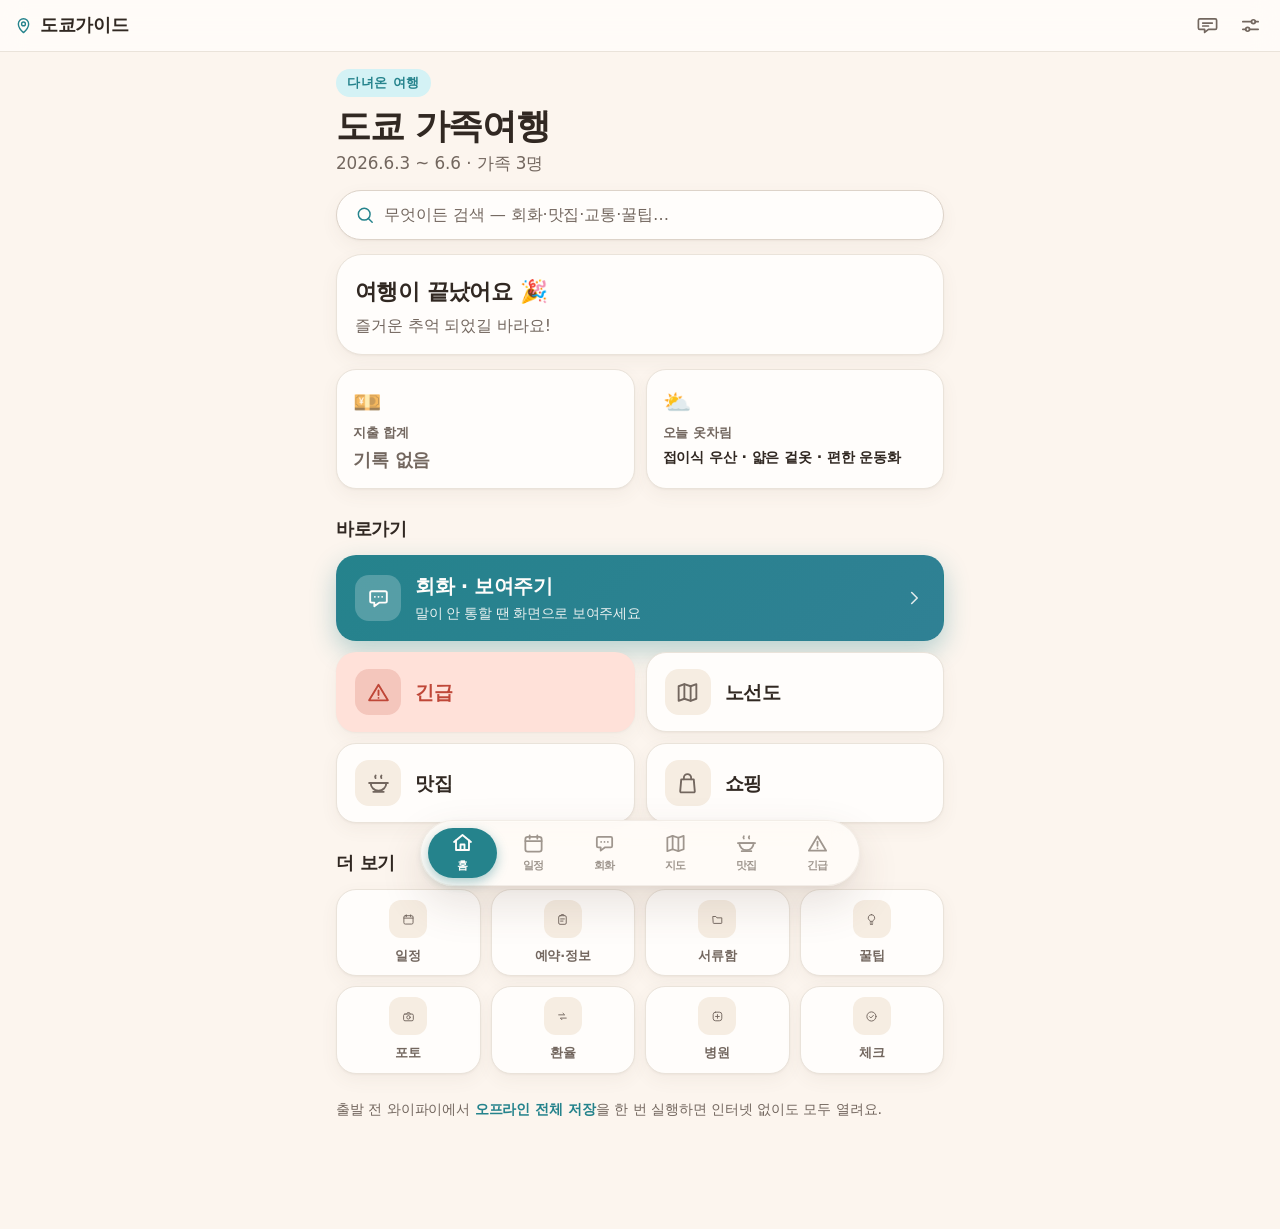
<file: index.html>
<!DOCTYPE html>
<html lang="ko" data-theme="light">
<head>
  <meta charset="utf-8">
  <meta name="viewport" content="width=device-width, initial-scale=1, viewport-fit=cover, maximum-scale=5">
  <title>도쿄 가족여행 가이드</title>
  <meta name="description" content="2026 도쿄 가족여행 오프라인 가이드 — 일정·회화·교통·맛집·긴급">
  <meta name="robots" content="noindex, nofollow">
  <meta name="theme-color" content="#2C7C87">
  <link rel="manifest" href="manifest.webmanifest">
  <link rel="icon" href="favicon-32.png" sizes="32x32">
  <link rel="apple-touch-icon" href="assets/icons/apple-touch-icon-180-v3.png">
  <link rel="apple-touch-startup-image" media="(device-width: 390px) and (device-height: 844px) and (-webkit-device-pixel-ratio: 3) and (orientation: portrait)" href="assets/icons/splash/splash-1170x2532.png">
  <link rel="apple-touch-startup-image" media="(device-width: 393px) and (device-height: 852px) and (-webkit-device-pixel-ratio: 3) and (orientation: portrait)" href="assets/icons/splash/splash-1179x2556.png">
  <link rel="apple-touch-startup-image" media="(device-width: 430px) and (device-height: 932px) and (-webkit-device-pixel-ratio: 3) and (orientation: portrait)" href="assets/icons/splash/splash-1290x2796.png">
  <link rel="apple-touch-startup-image" media="(device-width: 402px) and (device-height: 874px) and (-webkit-device-pixel-ratio: 3) and (orientation: portrait)" href="assets/icons/splash/splash-1206x2622.png">
  <link rel="apple-touch-startup-image" media="(device-width: 440px) and (device-height: 956px) and (-webkit-device-pixel-ratio: 3) and (orientation: portrait)" href="assets/icons/splash/splash-1320x2868.png">
  <link rel="apple-touch-startup-image" media="(device-width: 414px) and (device-height: 896px) and (-webkit-device-pixel-ratio: 3) and (orientation: portrait)" href="assets/icons/splash/splash-1242x2688.png">
  <link rel="apple-touch-startup-image" media="(device-width: 375px) and (device-height: 812px) and (-webkit-device-pixel-ratio: 3) and (orientation: portrait)" href="assets/icons/splash/splash-1125x2436.png">
  <link rel="apple-touch-startup-image" media="(device-width: 360px) and (device-height: 780px) and (-webkit-device-pixel-ratio: 3) and (orientation: portrait)" href="assets/icons/splash/splash-1080x2340.png">
  <link rel="apple-touch-startup-image" media="(device-width: 414px) and (device-height: 896px) and (-webkit-device-pixel-ratio: 2) and (orientation: portrait)" href="assets/icons/splash/splash-828x1792.png">
  <link rel="apple-touch-startup-image" media="(device-width: 375px) and (device-height: 667px) and (-webkit-device-pixel-ratio: 2) and (orientation: portrait)" href="assets/icons/splash/splash-750x1334.png">
  <meta name="apple-mobile-web-app-capable" content="yes">
  <meta name="apple-mobile-web-app-status-bar-style" content="default">
  <meta name="apple-mobile-web-app-title" content="도쿄가이드">
  <meta name="mobile-web-app-capable" content="yes">
  <link rel="stylesheet" href="css/reset.css">
  <link rel="stylesheet" href="css/app.css">
</head>
<body>
  <header class="appbar">
    <button id="ab-back" class="ab-back" data-action="nav-back" aria-label="뒤로 가기" hidden><svg viewBox="0 0 24 24" fill="none" stroke="currentColor" stroke-width="1.9" stroke-linecap="round" stroke-linejoin="round"><path d="M14.5 6 8.5 12l6 6"/></svg></button>
    <a href="#/" class="ab-home"><svg class="ab-logo" viewBox="0 0 24 24" width="19" height="19" fill="none" stroke="currentColor" stroke-width="1.75" stroke-linecap="round" stroke-linejoin="round"><path d="M12 21s6.5-5.8 6.5-11A6.5 6.5 0 0 0 5.5 10c0 5.2 6.5 11 6.5 11z"/><circle cx="12" cy="10" r="2.4"/></svg>도쿄가이드</a>
    <span id="net-dot" class="net-dot" hidden>오프라인 · 저장된 정보</span>
    <a href="#/chat" class="ab-chat" aria-label="가족 대화"><svg viewBox="0 0 24 24" fill="none" stroke="currentColor" stroke-width="1.75" stroke-linecap="round" stroke-linejoin="round"><path d="M4 5h16a1.5 1.5 0 0 1 1.5 1.5v8A1.5 1.5 0 0 1 20 16h-7l-4 3.2V16H4a1.5 1.5 0 0 1-1.5-1.5v-8A1.5 1.5 0 0 1 4 5z"/><path d="M7 9.5h10M7 12.5h6"/></svg><span id="ab-chat-badge" class="ab-chat-badge" hidden></span></a>
    <a href="#/settings" class="ab-set" aria-label="설정"><svg viewBox="0 0 24 24" fill="none" stroke="currentColor" stroke-width="1.75" stroke-linecap="round" stroke-linejoin="round"><path d="M4 8h9M17 8h3"/><path d="M4 16h3M11 16h9"/><circle cx="15" cy="8" r="2"/><circle cx="9" cy="16" r="2"/></svg></a>
  </header>

  <main id="app" class="app"><div class="skel" aria-hidden="true">
    <div class="skel-line w40" style="height:30px;margin:6px 0 18px"></div>
    <div class="skel-block"><div class="skel-line w60"></div><div class="skel-line w80"></div><div class="skel-line w40"></div></div>
    <div class="skel-grid"><div class="skel-tile"></div><div class="skel-tile"></div><div class="skel-tile"></div><div class="skel-tile"></div></div>
  </div></main>

  <nav class="tabbar" aria-label="메인 메뉴">
    <a href="#/" data-tab="home"><svg viewBox="0 0 24 24" fill="none" stroke="currentColor" stroke-linecap="round" stroke-linejoin="round"><path d="M3.5 11.5 12 4.5l8.5 7"/><path d="M5.5 10v9.5h13V10"/><path d="M10 19.5V14h4v5.5"/></svg>홈</a>
    <a href="#/day/d1" data-tab="day"><svg viewBox="0 0 24 24" fill="none" stroke="currentColor" stroke-linecap="round" stroke-linejoin="round"><rect x="3.5" y="5" width="17" height="15.5" rx="2.5"/><path d="M3.5 9.5h17"/><path d="M8 3.5v3.5M16 3.5v3.5"/></svg>일정</a>
    <a href="#/talk" data-tab="talk"><svg viewBox="0 0 24 24" fill="none" stroke="currentColor" stroke-linecap="round" stroke-linejoin="round"><path d="M20 6.5A1.5 1.5 0 0 0 18.5 5h-13A1.5 1.5 0 0 0 4 6.5v8A1.5 1.5 0 0 0 5.5 16H8v3.4L12.6 16h5.9A1.5 1.5 0 0 0 20 14.5z"/><path d="M8.5 10.4h.01M12 10.4h.01M15.5 10.4h.01"/></svg>회화</a>
    <a href="#/subway" data-tab="subway"><svg viewBox="0 0 24 24" fill="none" stroke="currentColor" stroke-linecap="round" stroke-linejoin="round"><path d="M9 4 3.5 6v14L9 18l6 2 5.5-2V4L15 6 9 4z"/><path d="M9 4v14M15 6v14"/></svg>지도</a>
    <a href="#/food" data-tab="food"><svg viewBox="0 0 24 24" fill="none" stroke="currentColor" stroke-linecap="round" stroke-linejoin="round"><path d="M3 11.5h18"/><path d="M19.5 11.5a7.5 7.5 0 0 1-15 0z"/><path d="M7 20h10"/><path d="M9.2 4.4c-.6.8-.6 1.6 0 2.4M14.8 4.4c-.6.8-.6 1.6 0 2.4"/></svg>맛집</a>
    <a href="#/sos" data-tab="sos" class="t-sos"><svg viewBox="0 0 24 24" fill="none" stroke="currentColor" stroke-linecap="round" stroke-linejoin="round"><path d="M12 4.5 21 19.5H3z"/><path d="M12 10v4.4"/><path d="M12 17.2h.01"/></svg>긴급</a>
  </nav>

  <script>
    // offline indicator
    (function () {
      function upd() { var d = document.getElementById('net-dot'); if (d) d.hidden = navigator.onLine; }
      window.addEventListener('online', upd); window.addEventListener('offline', upd);
      document.addEventListener('DOMContentLoaded', upd);
    })();
  </script>
  <script src="js/util.js"></script>
  <script src="js/icons.js"></script>
  <script src="js/idb.js"></script>
  <script src="js/data.js"></script>
  <script src="js/weather.js"></script>
  <script src="js/fx.js"></script>
  <script src="js/screens.js"></script>
  <script src="js/panzoom.js"></script>
  <script src="js/router.js"></script>
  <script src="assets/vendor/firebase-app-compat.js"></script>
  <script src="assets/vendor/firebase-database-compat.js"></script>
  <script src="js/firebase-config.js"></script>
  <script src="js/sync.js"></script>
  <script src="js/app.js"></script>
</body>
</html>
</file>
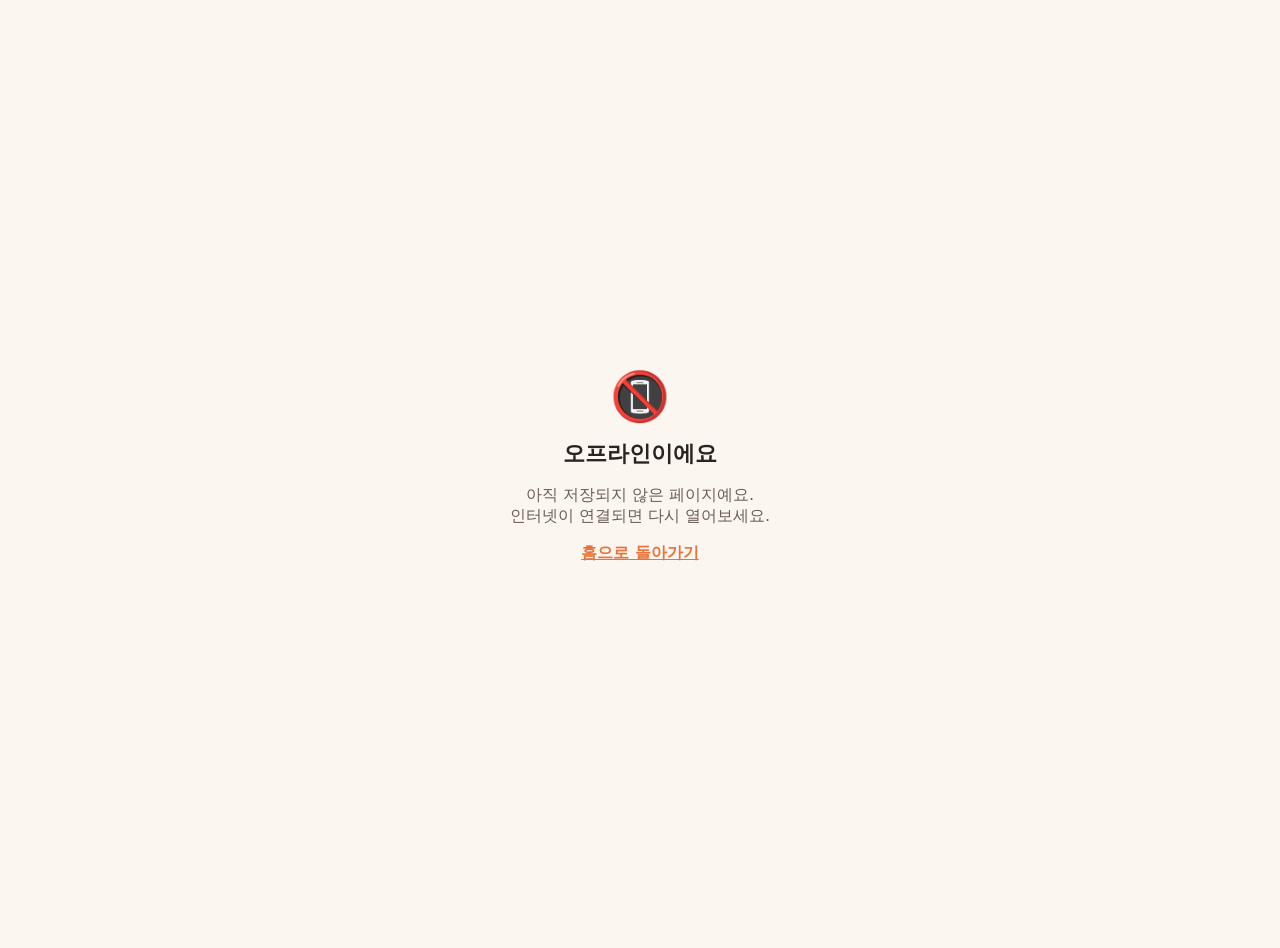
<file: offline.html>
<!DOCTYPE html>
<html lang="ko">
<head>
  <meta charset="utf-8">
  <meta name="viewport" content="width=device-width, initial-scale=1">
  <title>오프라인</title>
  <style>
    body { font-family: -apple-system, "Apple SD Gothic Neo", "Noto Sans KR", system-ui, sans-serif;
      background: #FBF6EF; color: #2A2320; display: grid; place-items: center; height: 100vh; margin: 0; text-align: center; padding: 24px; }
    h1 { font-size: 22px; } p { color: #6B5E55; } a { color: #E8743B; font-weight: 700; }
  </style>
</head>
<body>
  <div>
    <div style="font-size:48px">📵</div>
    <h1>오프라인이에요</h1>
    <p>아직 저장되지 않은 페이지예요.<br>인터넷이 연결되면 다시 열어보세요.</p>
    <p><a href="./">홈으로 돌아가기</a></p>
  </div>
</body>
</html>
</file>
<file: css/app.css>
/* ===== tokens ===== */
/* 색 시스템 — OKLCH로 구성.
   · 중립(배경/표면/텍스트/라인): 따뜻한 단일 색상축(hue ~58–73), 극저채도로 통일.
   · 의미색(primary/ok/danger/warn/info): 채도 0.09–0.16대를 공유하고 명도를 맞춘 뒤
     색상환에서 hue만 분산 → 한 가족처럼 어울림.
   · soft/bg 틴트: 라이트=고명도·저채도, 다크=저명도·저채도로 대칭. */
:root {
  --bg: oklch(0.974 0.012 73); --surface: oklch(0.995 0.004 73); --surface-2: oklch(0.949 0.017 71);
  --text: oklch(0.285 0.018 54); --text-soft: oklch(0.522 0.020 57); --text-dim: oklch(0.678 0.016 61);
  --primary: oklch(0.560 0.085 205); --primary-ink: oklch(0.995 0.004 73); --primary-soft: oklch(0.940 0.032 205);
  --ok: oklch(0.598 0.108 152); --ok-soft: oklch(0.945 0.034 152);
  --danger: oklch(0.560 0.158 30); --danger-bg: oklch(0.935 0.040 32);
  --warn: oklch(0.638 0.102 75); --warn-bg: oklch(0.940 0.050 80);
  --info: oklch(0.570 0.088 248);
  --krw: oklch(0.560 0.056 52);            /* ₩ 보조 금액 — accent와 분리된 차분한 클레이톤 */
  --line: oklch(0.918 0.014 70); --line-strong: oklch(0.872 0.018 68);
  --shadow: 0 1px 2px oklch(0.45 0.03 55 / .05), 0 6px 18px oklch(0.45 0.03 55 / .06);
  --shadow-f: 0 14px 34px oklch(0.40 0.04 50 / .16);
  --shadow-pop: 0 2px 6px oklch(0.45 0.03 55 / .06), 0 18px 44px oklch(0.40 0.04 50 / .14);
  --r-lg: 26px; --r: 20px; --r-sm: 14px; --r-xs: 10px;
  --ease: cubic-bezier(.32, .72, 0, 1);
  --font-scale: 1;
}
:root[data-theme="dark"] {
  --bg: oklch(0.188 0.009 62); --surface: oklch(0.234 0.010 60); --surface-2: oklch(0.282 0.011 58);
  --text: oklch(0.930 0.013 73); --text-soft: oklch(0.712 0.015 64); --text-dim: oklch(0.552 0.013 61);
  --primary: oklch(0.720 0.082 204); --primary-ink: oklch(0.205 0.010 60); --primary-soft: oklch(0.330 0.045 205);
  --ok: oklch(0.715 0.100 154); --ok-soft: oklch(0.312 0.040 152);
  --danger: oklch(0.668 0.150 32); --danger-bg: oklch(0.320 0.055 30);
  --warn: oklch(0.748 0.108 78); --warn-bg: oklch(0.322 0.046 78);
  --info: oklch(0.700 0.085 250);
  --krw: oklch(0.735 0.054 54);
  --line: oklch(0.322 0.011 58); --line-strong: oklch(0.392 0.013 56);
  --shadow: 0 1px 2px oklch(0 0 0 / .26), 0 8px 22px oklch(0 0 0 / .34);
  --shadow-f: 0 16px 38px oklch(0 0 0 / .5);
  --shadow-pop: 0 2px 8px oklch(0 0 0 / .3), 0 20px 48px oklch(0 0 0 / .5);
}

html { font-size: calc(17.5px * var(--font-scale)); -webkit-text-size-adjust: 100%; }
[hidden] { display: none !important; }
body {
  font-family: -apple-system, "Apple SD Gothic Neo", "Noto Sans KR", "Hiragino Sans", "Yu Gothic", system-ui, sans-serif;
  background: var(--bg); color: var(--text);
  min-height: 100vh;
  line-height: 1.5;
  letter-spacing: -0.005em;
  -webkit-font-smoothing: antialiased; text-rendering: optimizeLegibility;
  overflow-wrap: break-word;   /* long JP names / numbers break instead of overflowing */
}
/* let flex text children shrink + wrap instead of forcing horizontal overflow */
.st-l, .mi-body, .wish-b, .med-row-b, .tip-b, .tc-body, .prow-main,
.stop-body, .resto-body, .pc-b, .hc-b, .fl-main, .exp-row > span:first-child { min-width: 0; }
.yen .krw, .muted, .small { font-variant-numeric: tabular-nums; }

/* ===== layout ===== */
.appbar {
  position: sticky; top: 0; z-index: 30;
  display: flex; align-items: center; gap: 8px;
  height: 52px; padding: 0 12px 0 14px;
  padding-top: env(safe-area-inset-top);
  height: calc(52px + env(safe-area-inset-top));
  background: color-mix(in srgb, var(--surface) 82%, transparent);
  -webkit-backdrop-filter: saturate(1.4) blur(12px); backdrop-filter: saturate(1.4) blur(12px);
  border-bottom: 1px solid var(--line);
}
.ab-home { font-weight: 700; font-size: 1.02rem; letter-spacing: -0.02em; margin-right: auto; display: inline-flex; align-items: center; gap: 7px; }
.ab-home .ab-logo { color: var(--primary); }
.ab-back { color: var(--text); padding: 2px 6px; margin-left: -4px;
  min-width: 40px; min-height: 40px; display: inline-flex; align-items: center; justify-content: center; }
.ab-back svg { width: 26px; height: 26px; }
.ab-back:active { opacity: .5; }
.ab-set { padding: 6px; color: var(--text-soft); display: inline-flex; }
.ab-set svg { width: 23px; height: 23px; }
.net-dot { font-size: .72rem; font-weight: 600; color: var(--warn); background: var(--warn-bg); padding: 3px 9px; border-radius: 999px; }
.ab-chat { position: relative; padding: 6px; color: var(--text-soft); display: inline-flex; }
.ab-chat svg { width: 23px; height: 23px; }
.ab-chat-badge { position: absolute; top: 1px; right: 1px; min-width: 16px; height: 16px; padding: 0 4px; box-sizing: border-box;
  align-items: center; justify-content: center; font-size: .62rem; font-weight: 800; line-height: 1;
  color: #fff; background: var(--danger); border-radius: 999px; box-shadow: 0 0 0 2px color-mix(in srgb, var(--surface) 82%, transparent); }
.ab-chat-badge:not([hidden]) { display: inline-flex; }

.app { padding: 16px 16px calc(108px + env(safe-area-inset-bottom)); max-width: 640px; margin: 0 auto; }
.boot { text-align: center; color: var(--text-soft); padding: 40px; }

.tabbar {
  position: fixed; left: 50%; transform: translateX(-50%);
  bottom: calc(14px + env(safe-area-inset-bottom)); z-index: 40;
  width: min(440px, calc(100% - 28px));
  display: grid; grid-template-columns: repeat(6, 1fr); gap: 2px;
  padding: 7px;
  background: color-mix(in srgb, var(--surface) 80%, transparent);
  -webkit-backdrop-filter: saturate(1.8) blur(20px); backdrop-filter: saturate(1.8) blur(20px);
  border: 1px solid color-mix(in srgb, var(--line) 60%, transparent);
  border-radius: 999px;
  box-shadow: var(--shadow-pop);
}
.tabbar a {
  position: relative;
  display: flex; flex-direction: column; align-items: center; justify-content: center; gap: 3px;
  height: 50px; border-radius: 999px;
  font-size: .64rem; font-weight: 650; letter-spacing: -0.01em; color: var(--text-dim);
  transition: color .25s var(--ease), background .3s var(--ease);
}
.tabbar a svg { width: 23px; height: 23px; stroke-width: 1.85; transition: transform .3s var(--ease); }
.tabbar a.on { color: var(--primary-ink); background: var(--primary);
  box-shadow: 0 4px 12px color-mix(in srgb, var(--primary) 40%, transparent); }
.tabbar a.on svg { transform: translateY(-1px) scale(1.04); }
.tabbar a.t-sos.on { color: #fff; background: var(--danger);
  box-shadow: 0 4px 12px color-mix(in srgb, var(--danger) 40%, transparent); }

/* ===== 가족 대화 (chat) ===== */
body[data-route="chat"] .tabbar { display: none; }          /* 입력바가 하단을 차지 → 탭바 숨김 */
body[data-route="chat"] .app { padding: 0; }                /* .chatv가 높이를 직접 관리 */
.chatv { padding: 16px; }                                   /* 미연결 안내 등 일반 흐름 */
.chatv.live { padding: 0; display: flex; flex-direction: column;
  height: calc(100dvh - 52px - env(safe-area-inset-top)); } /* 앱바(52px+safe) 아래 화면 가득 */
.chatv.live .scr-head { flex: 0 0 auto; padding: 12px 16px 6px; }
.chat-list { flex: 1 1 auto; min-height: 0;                 /* flex 자식이 스크롤되려면 min-height:0 필수 */
  overflow-y: auto; -webkit-overflow-scrolling: touch; overscroll-behavior: contain;
  display: flex; flex-direction: column; gap: 8px; padding: 6px 16px 12px; }
.msg { display: flex; flex-direction: column; gap: 2px; max-width: 80%; }
.msg.mine { align-self: flex-end; align-items: flex-end; }
.msg.other { align-self: flex-start; align-items: flex-start; }
.msg-by { font-size: .72rem; font-weight: 650; color: var(--text-soft); margin: 0 4px; }
.msg-bubble { padding: 9px 13px; border-radius: var(--r-sm); font-size: .95rem; line-height: 1.4;
  word-break: break-word; overflow-wrap: anywhere; white-space: pre-wrap; }
.msg.other .msg-bubble { background: var(--surface); border: 1px solid var(--line); color: var(--text); border-bottom-left-radius: 5px; }
.msg.mine .msg-bubble { background: var(--primary); color: var(--primary-ink); border-bottom-right-radius: 5px; }
.msg-time { font-size: .66rem; color: var(--text-dim); margin: 0 4px; }
.msg-day { align-self: center; font-size: .72rem; font-weight: 600; color: var(--text-soft);
  background: var(--surface-2); padding: 3px 12px; border-radius: 999px; margin: 8px 0 2px; }
.chat-bar { flex: 0 0 auto; display: flex; gap: 8px; align-items: center;
  padding: 10px 12px calc(10px + env(safe-area-inset-bottom));
  background: color-mix(in srgb, var(--surface) 92%, transparent);
  -webkit-backdrop-filter: blur(12px); backdrop-filter: blur(12px); border-top: 1px solid var(--line); }
.chat-input { flex: 1 1 auto; min-width: 0; padding: 12px 14px; font-size: 1rem; color: var(--text);
  border: 1px solid var(--line-strong); border-radius: 999px; background: var(--surface); }
.chat-input:focus { outline: none; border-color: var(--primary); box-shadow: 0 0 0 3px var(--primary-soft); }
.chat-send { flex: 0 0 auto; width: 46px; height: 46px; border-radius: 50%;
  display: inline-flex; align-items: center; justify-content: center; background: var(--primary); color: var(--primary-ink); }
.chat-send svg { width: 22px; height: 22px; }

/* ===== generic ===== */
.scr-head { margin-bottom: 18px; }
.scr-head h1 { font-size: 1.72rem; font-weight: 770; letter-spacing: -0.03em; line-height: 1.15; }
.scr-head p { color: var(--text-soft); font-size: .94rem; margin-top: 4px; }
.sec { font-size: 1.05rem; font-weight: 720; letter-spacing: -0.02em; margin: 26px 0 12px; }
.muted { color: var(--text-soft); } .small { font-size: .82rem; }
.bullets li { position: relative; padding: 4px 0 4px 18px; }
.bullets li::before { content: ""; position: absolute; left: 4px; top: 13px; width: 5px; height: 5px; border-radius: 50%; background: var(--primary); }
.row-btns { display: flex; flex-wrap: wrap; gap: 8px; margin-top: 10px; }

.btn-primary, .btn-block {
  display: inline-flex; align-items: center; justify-content: center; gap: 7px;
  background: var(--primary); color: var(--primary-ink); font-weight: 650; letter-spacing: -0.01em;
  padding: 14px 18px; border-radius: var(--r-sm); min-height: 52px;
}
.btn-primary:active, .btn-block:active { opacity: .9; transform: translateY(1px); }
.btn-primary.wide, .btn-block { width: 100%; }
.btn-block { background: var(--surface); color: var(--text); margin-top: 16px; border: 1px solid var(--line-strong); }

.chips { display: flex; gap: 8px; overflow-x: auto; padding: 2px 0 6px; -webkit-overflow-scrolling: touch; scrollbar-width: none; }
.chips::-webkit-scrollbar { display: none; }
.chip { flex: 0 0 auto; background: var(--surface); border: 1px solid var(--line-strong); color: var(--text-soft);
  padding: 9px 15px; border-radius: 999px; font-weight: 600; font-size: .88rem; white-space: nowrap; }
.chip.on { background: var(--primary); color: var(--primary-ink); border-color: var(--primary); }

.tel-btn, .map-btn, .show-btn, .mini-show {
  display: inline-flex; align-items: center; gap: 5px; font-weight: 700; font-size: .88rem;
  padding: 10px 14px; border-radius: var(--r-sm); min-height: 44px;
}
.tel-btn { background: var(--ok); color: #fff; }
.map-btn { background: var(--surface-2); color: var(--text); }
.show-btn { background: var(--primary-soft); color: var(--primary); }
.show-btn.wide { width: 100%; justify-content: center; }
.mini-show { background: var(--surface-2); color: var(--text); font-size: .82rem; padding: 8px 10px; }

/* line icons (icons.js) */
.ic { width: 1em; height: 1em; display: inline-block; vertical-align: -0.14em; flex: 0 0 auto; }
.ca-ic .ic { width: 1em; height: 1em; }
.home-search { display: flex; align-items: center; gap: 9px; }
.home-search .ic { width: 1.25em; height: 1.25em; color: var(--primary); }

/* images */
.img-ph { display: grid; place-items: center; background: linear-gradient(135deg, var(--surface-2), var(--primary-soft));
  color: var(--primary); font-size: 1.8rem; border-radius: var(--r-sm); }
img { background: var(--surface-2); }

/* money */
.yen .jpy { font-weight: 700; }
.yen .krw { color: var(--krw); font-weight: 600; font-size: .9em; }
.yen .jpy { white-space: nowrap; }

/* ===== home ===== */
.home-top { margin-bottom: 4px; }
.home-eyebrow { display: inline-block; font-size: .76rem; font-weight: 700; letter-spacing: .04em; text-transform: uppercase;
  color: var(--primary); background: var(--primary-soft); padding: 4px 11px; border-radius: 999px; margin-bottom: 10px; }
.home-top h1 { font-size: 2rem; font-weight: 780; letter-spacing: -0.035em; line-height: 1.12; }
.home-top p { color: var(--text-soft); margin-top: 5px; font-size: .96rem; }
.today-card { display: block; background: var(--surface); border: 1px solid var(--line); border-radius: var(--r-lg); overflow: hidden;
  box-shadow: var(--shadow); margin: 14px 0; }
.today-card.before { display: flex; align-items: center; gap: 14px; padding: 18px; }
.today-card.before .tc-body { flex: 1; min-width: 0; padding: 0; }
.today-card.before .btn-primary { display: flex; width: 100%; margin-top: 12px; }
.dday { font-size: 1.7rem; font-weight: 800; letter-spacing: -0.03em; color: var(--primary-ink); background: var(--primary);
  border-radius: var(--r-sm); padding: 14px 18px; min-width: 84px; white-space: nowrap; flex: 0 0 auto; line-height: 1.1; text-align: center;
  box-shadow: 0 6px 16px color-mix(in srgb, var(--primary) 32%, transparent); }
.tc-img { width: 100%; height: 188px; object-fit: cover; }
.tc-body { padding: 16px 18px; }
.tc-tag { font-size: .74rem; font-weight: 700; letter-spacing: .03em; text-transform: uppercase; color: var(--primary); }
.tc-body strong { display: block; font-size: 1.28rem; font-weight: 720; letter-spacing: -0.025em; margin: 4px 0 5px; }
.tc-body p { color: var(--text-soft); font-size: .9rem; }
.wbadge { display: inline-flex; align-items: center; gap: 5px; margin-top: 12px; font-size: .82rem; font-weight: 600;
  background: var(--surface-2); padding: 7px 12px; border-radius: 999px; }
.wbadge small { color: var(--info); font-weight: 600; }
.wlive { font-size: .72rem; font-weight: 700; color: var(--info); background: var(--surface); padding: 4px 9px; border-radius: 999px; border: 1px solid var(--line); min-height: 28px; }
.wlive.busy { opacity: .65; }

.widgets { display: grid; grid-template-columns: 1fr 1fr; gap: 11px; margin: 12px 0; }
.widget { display: flex; flex-direction: column; gap: 4px; background: var(--surface); border: 1px solid var(--line);
  border-radius: var(--r); padding: 15px 16px; box-shadow: var(--shadow); }
.w-ic { font-size: 1.3rem; } .w-k { font-size: .76rem; color: var(--text-soft); font-weight: 600; }
.w-v { font-weight: 720; letter-spacing: -0.01em; } .w-v.small { font-size: .82rem; font-weight: 600; }

/* bento — primary shortcuts */
.bento { display: grid; grid-template-columns: 1fr 1fr; gap: 11px; }
.tile { position: relative; display: flex; flex-direction: row; align-items: center; gap: 14px;
  min-height: 76px; padding: 16px 18px; border-radius: var(--r); background: var(--surface); border: 1px solid var(--line);
  box-shadow: var(--shadow); color: var(--text); font-weight: 720; letter-spacing: -0.02em; font-size: 1.08rem; overflow: hidden; }
.tile .tile-ic { display: inline-flex; width: 46px; height: 46px; border-radius: 14px; align-items: center; justify-content: center;
  background: var(--surface-2); color: var(--text-soft); flex: 0 0 auto; }
.tile .tile-ic svg { width: 25px; height: 25px; stroke-width: 1.8; }
.tile.danger { background: var(--danger-bg); border-color: transparent; color: var(--danger); }
.tile.danger .tile-ic { background: color-mix(in srgb, var(--danger) 18%, transparent); color: var(--danger); }
.tile.feature { grid-column: 1 / -1; flex-direction: row; align-items: center; gap: 14px; min-height: 84px;
  background: linear-gradient(135deg, var(--primary), color-mix(in srgb, var(--primary) 72%, var(--info)));
  border-color: transparent; color: var(--primary-ink);
  box-shadow: 0 10px 26px color-mix(in srgb, var(--primary) 32%, transparent); }
.tile.feature .tile-ic { background: color-mix(in srgb, #fff 22%, transparent); color: var(--primary-ink); flex: 0 0 auto; }
.tile.feature .tile-txt { flex: 1; display: flex; flex-direction: column; gap: 2px; }
.tile.feature .tile-txt b { font-size: 1.12rem; font-weight: 750; }
.tile.feature .tile-txt small { font-weight: 500; font-size: .82rem; opacity: .9; }
.tile.feature .tile-go { display: inline-flex; opacity: .85; } .tile.feature .tile-go svg { width: 22px; height: 22px; }

.grid-small { display: grid; grid-template-columns: repeat(4, 1fr); gap: 10px; }
.card-act { display: flex; flex-direction: column; align-items: center; justify-content: center; gap: 9px;
  background: var(--surface); border: 1px solid var(--line); border-radius: var(--r);
  font-weight: 600; letter-spacing: -0.01em; box-shadow: var(--shadow); text-align: center; color: var(--text-soft); }
.card-act.sm { min-height: 82px; font-size: .74rem; padding: 10px 2px; gap: 8px; }
.ca-ic { display: inline-flex; width: 38px; height: 38px; border-radius: 12px; align-items: center; justify-content: center;
  background: var(--surface-2); color: var(--text-soft); }
.ca-ic svg { width: 21px; height: 21px; stroke-width: 1.75; }
.foot-note { margin-top: 24px; font-size: .82rem; color: var(--text-soft); line-height: 1.6; }
.foot-note a { color: var(--primary); font-weight: 600; }

/* ===== day ===== */
.weather-band { background: var(--surface-2); border-radius: var(--r-sm); padding: 12px 14px; margin: 12px 0; font-size: .9rem; }
.weather-band span { color: var(--text-soft); }
.movenote { background: var(--primary-soft); color: var(--text); border-radius: var(--r-sm); padding: 12px 14px; font-size: .9rem; }

/* ===== 태풍 상황판 카드 ===== */
.typhoon-card { background: var(--surface); border: 1px solid var(--line-strong); border-radius: var(--r); padding: 16px; margin: 12px 0; box-shadow: var(--shadow); }
.ty-head { display: flex; align-items: center; gap: 8px; flex-wrap: wrap; }
.ty-badge { font-weight: 800; font-size: .8rem; letter-spacing: -0.01em; color: var(--primary-ink); background: var(--info); padding: 5px 11px; border-radius: 999px; white-space: nowrap; }
.ty-name { font-weight: 700; font-size: .86rem; color: var(--text-soft); }
.ty-verdict { display: flex; align-items: baseline; gap: 8px; flex-wrap: wrap; margin-top: 12px; }
.ty-verdict strong { font-size: 1.2rem; font-weight: 800; letter-spacing: -0.02em; color: var(--ok); }
.ty-verdict span { font-size: .85rem; color: var(--text-soft); }
.ty-headline { margin-top: 8px; font-size: .9rem; font-weight: 650; color: var(--text); line-height: 1.45; }
.ty-timeline { list-style: none; margin: 14px 0 0; padding: 0; border-radius: var(--r-sm); overflow: hidden; border: 1px solid var(--line); }
.ty-row { display: grid; grid-template-columns: 96px 1fr; gap: 10px; align-items: center; padding: 9px 12px; font-size: .84rem; border-left: 4px solid var(--line-strong); }
.ty-row + .ty-row { border-top: 1px solid var(--line); }
.ty-t { font-weight: 750; color: var(--text-soft); font-variant-numeric: tabular-nums; letter-spacing: -0.02em; }
.ty-l { color: var(--text); }
.ty-row.lv-bad { border-left-color: var(--danger); background: var(--danger-bg); }
.ty-row.lv-warn { border-left-color: var(--warn); background: var(--warn-bg); }
.ty-row.lv-ok { border-left-color: var(--ok); }
.ty-row.lv-good { border-left-color: var(--ok); background: var(--ok-soft); }
.ty-points { margin: 14px 0 0; padding-left: 18px; display: flex; flex-direction: column; gap: 6px; font-size: .85rem; color: var(--text); }
.ty-points li { line-height: 1.5; }
.ty-links { display: flex; flex-wrap: wrap; gap: 8px; margin-top: 14px; }
.ty-link { font-size: .8rem; font-weight: 650; color: var(--info); background: var(--surface-2); padding: 7px 12px; border-radius: 999px; border: 1px solid var(--line); }
.ty-updated { margin: 10px 0 0; font-size: .72rem; color: var(--text-dim); }

/* 홈 화면 태풍 알림 배너 */
.typhoon-alert { display: flex; align-items: center; gap: 12px; background: var(--info); color: var(--primary-ink); border-radius: var(--r); padding: 14px 16px; margin: 14px 0; box-shadow: 0 6px 16px color-mix(in srgb, var(--info) 30%, transparent); }
.ta-ic { font-size: 1.5rem; flex: 0 0 auto; }
.ta-b { display: flex; flex-direction: column; gap: 2px; min-width: 0; flex: 1; }
.ta-b strong { font-size: .92rem; font-weight: 800; letter-spacing: -0.01em; }
.ta-b > span { font-size: .78rem; opacity: .92; overflow: hidden; text-overflow: ellipsis; display: -webkit-box; -webkit-line-clamp: 2; -webkit-box-orient: vertical; }
.ta-go { font-size: .8rem; font-weight: 750; white-space: nowrap; flex: 0 0 auto; opacity: .95; }

.timeline { margin-top: 16px; }
.stop { display: grid; grid-template-columns: 54px 1fr; gap: 10px; }
.stop-rail { position: relative; display: flex; flex-direction: column; align-items: center; }
.stop-time { font-weight: 750; color: var(--primary); font-size: .9rem; letter-spacing: -0.02em; padding-top: 6px; }
.stop-node { width: 11px; height: 11px; border-radius: 50%; background: var(--surface); border: 2.5px solid var(--primary); margin-top: 8px; z-index: 1; }
.stop-rail::after { content: ""; position: absolute; top: 28px; bottom: -8px; left: 50%; transform: translateX(-50%);
  width: 2px; background: var(--line-strong); }
.stop:last-child .stop-rail::after { display: none; }
.stop-card { position: relative; background: var(--surface); border: 1px solid var(--line); border-radius: var(--r);
  overflow: hidden; box-shadow: var(--shadow); margin-bottom: 16px; }
.stop-img { width: 100%; height: 150px; object-fit: cover; }
.stop-body { padding: 12px 14px; }
.stop-body h3 { font-size: 1.08rem; } .stop-body h3 small { font-weight: 600; color: var(--text-soft); font-size: .8rem; }
.stn { display: inline-flex; align-items: center; gap: 4px; color: var(--info); font-size: .85rem; font-weight: 700; margin: 4px 0; }
.stn svg { width: 15px; height: 15px; }
.stop-body p { color: var(--text-soft); font-size: .9rem; margin: 4px 0; }
.tips { margin: 6px 0; }
.tips li { position: relative; padding-left: 16px; font-size: .85rem; color: var(--text-soft); }
.tips li::before { content: "✓"; position: absolute; left: 0; color: var(--ok); font-weight: 800; }
.fare { margin-top: 8px; font-size: .85rem; }
/* today states */
.stop.past { opacity: .5; }
.stop.past .stop-node { background: var(--line-strong); border-color: var(--line-strong); }
.stop.now .stop-time { color: var(--primary); }
.stop.now .stop-node { background: var(--primary); box-shadow: 0 0 0 4px var(--primary-soft); animation: nowpulse 2s var(--ease) infinite; }
.stop.now .stop-card { border-color: var(--primary); box-shadow: 0 0 0 1.5px var(--primary), var(--shadow); }
.now-tag { position: absolute; top: 10px; right: 10px; z-index: 2; background: var(--primary); color: var(--primary-ink);
  font-size: .72rem; font-weight: 800; padding: 4px 11px; border-radius: 999px; box-shadow: 0 4px 12px color-mix(in srgb, var(--primary) 38%, transparent); }
@keyframes nowpulse { 0%,100% { box-shadow: 0 0 0 4px var(--primary-soft); } 50% { box-shadow: 0 0 0 7px color-mix(in srgb, var(--primary) 12%, transparent); } }
@media (prefers-reduced-motion: reduce) { .stop.now .stop-node { animation: none; } }

/* ===== talk ===== */
.usage { background: var(--surface-2); border-radius: var(--r-sm); padding: 10px 14px; margin-bottom: 12px; }
.usage summary { font-weight: 700; }
.usage ul { margin-top: 8px; } .usage li { padding: 3px 0 3px 16px; position: relative; font-size: .86rem; color: var(--text-soft); }
.usage li::before { content: "·"; position: absolute; left: 4px; }
.search { width: 100%; padding: 14px 18px; border: 1px solid var(--line-strong); border-radius: 999px;
  background: var(--surface); font-size: 1rem; box-shadow: var(--shadow); }
.search:focus { outline: none; border-color: var(--primary); box-shadow: 0 0 0 4px var(--primary-soft); }
.talk-filter { position: sticky; top: calc(52px + env(safe-area-inset-top)); z-index: 20; margin: 0 -16px; padding: 10px 16px 4px;
  background: color-mix(in srgb, var(--bg) 90%, transparent); -webkit-backdrop-filter: blur(10px); backdrop-filter: blur(10px); }
.tchips { display: flex; gap: 8px; overflow-x: auto; padding: 10px 0 4px; scrollbar-width: none; }
.tchips::-webkit-scrollbar { display: none; }
.tchip { flex: 0 0 auto; background: var(--surface); border: 1px solid var(--line-strong); color: var(--text-soft);
  padding: 9px 15px; border-radius: 999px; font-weight: 650; font-size: .85rem; white-space: nowrap; }
.tchip.on { background: var(--primary); color: var(--primary-ink); border-color: var(--primary); }
.plist { display: flex; flex-direction: column; gap: 9px; margin-top: 10px; }
.prow { display: flex; align-items: stretch; background: var(--surface); border: 1px solid var(--line);
  border-radius: var(--r-sm); overflow: hidden; box-shadow: var(--shadow); }
.prow.lvl-allergy { border-left: 5px solid var(--warn); }
.prow.lvl-emergency { border-left: 5px solid var(--danger); }
.prow-main { flex: 1; text-align: left; padding: 12px 14px; }
.p-ko { font-weight: 800; font-size: 1.05rem; }
.p-jp { font-size: 1rem; color: var(--text); margin-top: 2px; }
.p-pron { font-size: .82rem; color: var(--text-soft); }
.p-note { font-size: .75rem; color: var(--info); margin-top: 3px; }
.fav { width: 52px; font-size: 1.4rem; color: var(--text-soft); border-left: 1px solid var(--line); }
.fav.on { color: #F0B429; }
.prow-drag { display: none; align-items: center; justify-content: center; padding: 0 13px; color: var(--text-dim); cursor: grab; touch-action: none; font-size: 1.15rem; align-self: stretch; border-left: 1px solid var(--line); }
#plist.fav-view .prow-drag { display: flex; }
.prow.dragging { opacity: .97; box-shadow: var(--shadow-pop); background: var(--surface-2); position: relative; z-index: 5; cursor: grabbing; }
body.reordering { user-select: none; -webkit-user-select: none; }
body.reordering .prow-main { pointer-events: none; }
.fav-hint { display: none; margin: 0 2px 6px; }
#plist.fav-view .fav-hint { display: block; }

/* show sheet */
#sheet { position: fixed; inset: 0; z-index: 60; background: rgba(0,0,0,.5); display: none;
  align-items: flex-end; }
#sheet.open { display: flex; }
.sheet-inner { width: 100%; }
.show { background: #fff; color: #111; border-radius: 28px 28px 0 0; padding: 28px 22px calc(40px + env(safe-area-inset-bottom));
  text-align: center; position: relative; min-height: 50vh; display: flex; flex-direction: column; justify-content: center; }
.sheet-x { position: absolute; top: 14px; right: 16px; font-size: 1.6rem; color: #888; width: 44px; height: 44px; }
.show-tag { position: absolute; top: 18px; left: 18px; font-weight: 800; padding: 4px 10px; border-radius: 999px; font-size: .85rem; }
.show-tag.warn { background: var(--warn-bg); color: var(--warn); }
.show-tag.danger { background: var(--danger-bg); color: var(--danger); }
.show-jp { font-size: clamp(2.2rem, 11vw, 4rem); font-weight: 800; line-height: 1.25; word-break: keep-all; }
.show-pron { font-size: 1.5rem; color: #555; margin-top: 14px; }
.show-ko { font-size: 1.1rem; color: #888; margin-top: 8px; }
.show-hint { margin-top: 22px; font-size: .9rem; color: #aaa; }
.show-tts { display: flex; align-items: center; justify-content: center; gap: 10px; flex-wrap: wrap; margin-top: 20px; }
.tts-play { background: #2A2320; color: #fff; padding: 12px 22px; border-radius: 999px; font-weight: 800; font-size: 1.05rem; min-height: 48px; }
.tts-play:active { transform: scale(.97); }
.vseg { display: inline-flex; border: 1px solid #e2ddd5; border-radius: 999px; overflow: hidden; }
.vbtn { padding: 11px 16px; font-weight: 800; color: #6B5E55; background: #F3EBE0; min-height: 48px; }
.vbtn.on { background: var(--primary); color: var(--primary-ink); }

/* lightbox */
#lightbox { position: fixed; inset: 0; z-index: 70; background: rgba(0,0,0,.92); display: none; align-items: center; justify-content: center; overflow: hidden; }
#lightbox.open { display: flex; }
#lightbox img { max-width: 100%; max-height: 100%; touch-action: none; transform-origin: center; }
.lb-x { position: absolute; top: calc(12px + env(safe-area-inset-top)); right: 16px; color: #fff; font-size: 1.6rem; width: 44px; height: 44px; z-index: 2;
  display: grid; place-items: center; background: rgba(0,0,0,.6); border: 1px solid rgba(255,255,255,.4); border-radius: 50%; box-shadow: 0 2px 10px rgba(0,0,0,.55); }

/* ===== subway ===== */
.summary { color: var(--text-soft); font-size: .92rem; margin-bottom: 12px; }
.map-thumb { display: block; width: 100%; position: relative; border-radius: var(--r); overflow: hidden; box-shadow: var(--shadow); border: 1px solid var(--line); }
.mapimg { width: 100%; height: auto; display: block; }
.zoom-hint { position: absolute; bottom: 10px; right: 10px; display: inline-flex; align-items: center; gap: 5px;
  background: color-mix(in srgb, var(--text) 78%, transparent); color: var(--bg); font-size: .76rem; font-weight: 600;
  padding: 6px 11px; border-radius: 999px; -webkit-backdrop-filter: blur(4px); backdrop-filter: blur(4px); }
.zoom-hint svg { width: 14px; height: 14px; }
.routes { display: flex; flex-direction: column; gap: 9px; }
.route { background: var(--surface); border: 1px solid var(--line); border-radius: var(--r); padding: 14px 16px; box-shadow: var(--shadow); }
.r-path { font-size: 1.02rem; font-weight: 600; display: flex; align-items: center; gap: 7px; letter-spacing: -0.01em; }
.r-path strong { font-weight: 730; }
.r-arrow { display: inline-flex; color: var(--primary); } .r-arrow svg { width: 17px; height: 17px; }
.r-meta { display: flex; flex-wrap: wrap; gap: 6px; margin-top: 9px; }
.r-meta span { font-size: .8rem; font-weight: 600; color: var(--text-soft); background: var(--surface-2); padding: 4px 10px; border-radius: 999px; }
.r-meta .r-line { background: var(--primary-soft); color: var(--primary); }
.r-note { font-size: .82rem; color: var(--info); margin-top: 8px; }
.stns { display: flex; flex-wrap: wrap; gap: 8px; }
.stn-chip { background: var(--surface); border: 1px solid var(--line-strong); border-radius: 999px; padding: 10px 14px; font-weight: 650; box-shadow: var(--shadow); }
.stn-chip small { color: var(--text-soft); font-weight: 600; }
.howto { background: var(--surface); border: 1px solid var(--line); border-radius: var(--r); padding: 13px 15px; margin-bottom: 9px; box-shadow: var(--shadow); }
.howto h3 { font-size: 1rem; } .howto p { color: var(--text-soft); font-size: .88rem; margin-top: 4px; }

/* ===== sos ===== */
.sos-tels { display: flex; flex-direction: column; gap: 10px; }
.sos-tel { display: flex; align-items: center; gap: 12px; background: var(--surface); border: 1px solid var(--line);
  border-radius: var(--r); padding: 14px 16px; box-shadow: var(--shadow); min-height: 60px; }
.sos-tel.danger { background: var(--danger-bg); border-color: transparent; }
.st-ic { font-size: 1.6rem; } .st-l { flex: 1; } .st-l strong { font-size: 1.05rem; } .st-l small { display: block; color: var(--text-soft); font-size: .78rem; }
.st-go { font-size: 1.3rem; }
.hotel-show { background: var(--surface); border: 2px dashed var(--primary); border-radius: var(--r); padding: 16px; margin: 16px 0; }
.hs-t { font-weight: 800; margin-bottom: 8px; }
.hs-ja { font-size: 1.25rem; font-weight: 800; line-height: 1.4; }
.hs-near { color: var(--text-soft); margin: 6px 0 10px; }
/* sos: 비상 서류 안내 (재사용 .doc-note 위에 SOS 간격 보정 + 인라인 링크 강조) */
.sos-doc-note { margin-bottom: 12px; }
.sos-doc-note a { color: var(--primary); font-weight: 700; white-space: nowrap; }
.flow { background: var(--surface); border: 1px solid var(--line); border-radius: var(--r-sm); padding: 12px 14px; margin-bottom: 8px; }
.flow summary { font-weight: 800; font-size: 1rem; }
.flow ol { margin: 10px 0 0; padding-left: 4px; }
.flow ol li { position: relative; padding: 4px 0 4px 22px; font-size: .9rem; color: var(--text-soft); counter-increment: s; }
.flow ol li::before { content: counter(s); position: absolute; left: 0; top: 4px; width: 16px; height: 16px; background: var(--primary); color: #fff;
  border-radius: 50%; font-size: .68rem; display: grid; place-items: center; font-weight: 800; }
.flow ol { counter-reset: s; }

/* ===== food ===== */
.me-strip { display: flex; gap: 12px; overflow-x: auto; padding-bottom: 8px; scrollbar-width: none; }
.me-strip::-webkit-scrollbar { display: none; }
.me-card { flex: 0 0 auto; width: 118px; text-align: center; }
.me-img { width: 118px; height: 86px; object-fit: cover; border-radius: var(--r-sm); box-shadow: var(--shadow); }
.me-card span { display: block; font-size: .8rem; font-weight: 650; margin-top: 6px; letter-spacing: -0.01em; }
.reco { background: var(--surface); border: 1px solid var(--line); border-radius: var(--r-sm); padding: 13px 15px; margin-bottom: 10px; box-shadow: var(--shadow); }
.reco h3 { font-size: 1.05rem; }
.eatv .g-hero { height: 180px; }
.restos { display: flex; flex-direction: column; gap: 18px; }
.resto { background: var(--surface); border: 1px solid var(--line); border-radius: var(--r-lg); overflow: hidden; box-shadow: var(--shadow); }
.resto-hero { position: relative; }
.rh-img { width: 100%; height: 200px; object-fit: cover; display: block; }
.resto-hero::after { content: ""; position: absolute; inset: 0; pointer-events: none;
  background: linear-gradient(180deg, oklch(0 0 0 / .28) 0%, transparent 32%, transparent 70%, oklch(0 0 0 / .12) 100%); }
.tier { position: absolute; top: 12px; left: 12px; z-index: 1; background: color-mix(in srgb, var(--surface) 86%, transparent);
  -webkit-backdrop-filter: blur(8px); backdrop-filter: blur(8px); color: var(--text); font-weight: 750;
  font-size: .76rem; letter-spacing: -0.01em; padding: 5px 12px; border-radius: 999px; box-shadow: var(--shadow); }
.tier.t-main { background: var(--primary); color: var(--primary-ink); box-shadow: 0 4px 12px color-mix(in srgb, var(--primary) 36%, transparent); }
.resto-body { padding: 15px 17px; }
.resto-body h3 { font-size: 1.18rem; font-weight: 730; letter-spacing: -0.025em; } .resto-body h3 small { color: var(--text-soft); font-weight: 600; font-size: .78rem; }
.rc-food { font-size: .9rem; margin: 5px 0; }
.rc-why { color: var(--text-soft); font-size: .88rem; margin: 6px 0; }
.rc-chips { display: flex; flex-wrap: wrap; gap: 6px; margin: 9px 0; }
.rc-chip { background: var(--surface-2); font-size: .76rem; font-weight: 650; padding: 5px 11px; border-radius: 999px; color: var(--text-soft); }
.rc-line { font-size: .85rem; color: var(--text-soft); margin: 3px 0; }
.rc-line.warn { color: var(--warn); }
.menu { margin-top: 13px; border-top: 1px solid var(--line); padding-top: 12px; }
.menu-t { font-weight: 700; font-size: .76rem; letter-spacing: .04em; text-transform: uppercase; margin-bottom: 10px; color: var(--text-dim); }
.mi { display: flex; gap: 12px; align-items: center; padding: 7px 0; }
.mi-img { width: 60px; height: 60px; object-fit: cover; border-radius: 12px; flex: 0 0 auto; }
.mi-body { flex: 1; display: flex; align-items: center; gap: 10px; }
.mi-n { font-weight: 650; font-size: .92rem; flex: 1; min-width: 0; } .mi-n small { color: var(--text-soft); font-weight: 500; font-size: .76rem; }
.must { color: #F0B429; }
.mi-p { font-size: .82rem; font-weight: 650; white-space: nowrap; flex: 0 0 auto; background: var(--surface-2); padding: 5px 10px; border-radius: 999px; }

/* ===== tips ===== */
.tip-grid { display: grid; grid-template-columns: 1fr; gap: 10px; }
.tip-card { display: flex; gap: 12px; align-items: center; background: var(--surface); border: 1px solid var(--line);
  border-radius: var(--r-sm); padding: 12px; box-shadow: var(--shadow); }
.tip-img { width: 56px; height: 56px; object-fit: cover; border-radius: 10px; flex: 0 0 auto; }
.tip-b h3 { font-size: 1rem; } .tip-b p { color: var(--text-soft); font-size: .86rem; }
.panel { background: var(--surface); border: 1px solid var(--line); border-radius: var(--r-sm); padding: 14px 16px; }
.panel h3 { margin-bottom: 8px; } .panel li { padding: 4px 0 4px 16px; position: relative; font-size: .88rem; color: var(--text-soft); }
.panel li::before { content: "•"; position: absolute; left: 2px; color: var(--primary); }
.line-card { background: var(--surface); border: 1px solid var(--line); border-radius: var(--r-sm); padding: 12px 14px; margin-bottom: 8px; }
.line-card h3 { font-size: .98rem; } .line-card p { color: var(--text-soft); font-size: .87rem; margin-top: 3px; }

/* ===== shopping ===== */
.budget-note { background: var(--primary-soft); color: var(--text); border-radius: var(--r-sm); padding: 12px 14px; font-weight: 700; font-size: .92rem; }
.budget-card { background: var(--surface); border: 1px solid var(--line); border-radius: var(--r); padding: 16px 18px; box-shadow: var(--shadow); margin-bottom: 12px; }
.bc-top { display: flex; flex-direction: column; align-items: flex-start; gap: 2px; }
.bc-k { font-size: .82rem; font-weight: 600; color: var(--text-soft); white-space: nowrap; }
.bc-v { font-size: 1.45rem; font-weight: 780; letter-spacing: -0.03em; }
.bc-yen { font-size: .85rem; font-weight: 600; color: var(--text-soft); letter-spacing: 0; }
.bc-bar { height: 10px; border-radius: 999px; background: var(--surface-2); overflow: hidden; margin: 12px 0 8px; }
.bc-bar > span { display: block; height: 100%; border-radius: 999px; background: var(--ok); transition: width .6s var(--ease); }
.bc-bar.warn > span { background: var(--warn); } .bc-bar.over > span { background: var(--danger); }
.bc-foot { display: flex; justify-content: space-between; font-size: .8rem; color: var(--text-soft); font-weight: 600; }
.store-budget { background: var(--surface); border: 1px solid var(--line); border-radius: var(--r-sm); padding: 6px 14px; box-shadow: var(--shadow); }
.sb-row { display: flex; justify-content: space-between; align-items: center; padding: 9px 0; border-top: 1px solid var(--line); font-size: .9rem; }
.sb-row:first-child { border-top: 0; }
.sb-cap { font-weight: 800; color: var(--primary); }
.exp-form { display: flex; flex-direction: column; gap: 8px; margin-bottom: 10px; }
.exp-row-in { display: grid; grid-template-columns: minmax(0, 1fr) 92px 46px; gap: 8px; }
.exp-form input { min-width: 0; padding: 12px 12px; border: 1px solid var(--line-strong); border-radius: var(--r-sm); background: var(--surface); }
.exp-form input:focus { outline: none; border-color: var(--primary); box-shadow: 0 0 0 3px var(--primary-soft); }
.exp-row-in button[type="submit"] { background: var(--primary); color: var(--primary-ink); border-radius: var(--r-sm); font-size: 1.3rem; font-weight: 800; }
.exp-cur { display: inline-flex; gap: 6px; }
.cur-seg { padding: 7px 15px; border-radius: 999px; border: 1px solid var(--line-strong); background: var(--surface); color: var(--text-soft); font-weight: 700; font-size: .85rem; }
.cur-seg.on { background: var(--primary); color: var(--primary-ink); border-color: var(--primary); }
.exps { display: flex; flex-direction: column; gap: 7px; }
.exp-row { display: flex; flex-direction: column; gap: 6px; background: var(--surface); border: 1px solid var(--line); border-radius: var(--r-sm); padding: 11px 14px; }
.exp-info { display: flex; align-items: center; gap: 8px; min-width: 0; }
.exp-label { flex: 1; min-width: 0; font-weight: 600; word-break: keep-all; overflow-wrap: anywhere; }
.exp-amt { display: flex; align-items: center; justify-content: flex-end; gap: 10px; }
.exp-v { font-size: .95rem; font-weight: 650; } .exp-x { color: var(--text-dim); width: 32px; font-size: .9rem; flex: 0 0 auto; }
.exp-yen { font-size: .8rem; font-weight: 600; color: var(--text-soft); }

/* 선물 추천 (대상별) */
.gp-h { font-size: 1rem; font-weight: 800; margin: 16px 0 8px; }
.gp-list { display: flex; flex-direction: column; gap: 9px; }
.gp-card { background: var(--surface); border: 1px solid var(--line); border-radius: var(--r-sm); padding: 12px 14px; box-shadow: var(--shadow); }
.gp-top { display: flex; flex-direction: column; gap: 2px; }
.gp-name { font-weight: 800; font-size: .98rem; }
.gp-price { font-weight: 700; font-size: .85rem; }
.gp-jp { font-size: .8rem; color: var(--text-soft); margin-top: 3px; }
.gp-where { display: block; font-size: .82rem; color: var(--primary); font-weight: 600; margin-top: 6px; text-decoration: none; }
.gp-map { display: inline-block; margin-left: 3px; font-size: .72rem; background: var(--primary-soft); color: var(--primary); padding: 1px 8px; border-radius: 999px; font-weight: 700; white-space: nowrap; }
.gp-why { font-size: .82rem; color: var(--text-soft); margin-top: 4px; line-height: 1.45; }
.gp-tips { margin-top: 12px; }
.wishlist { display: flex; flex-direction: column; gap: 9px; }
.wish-card { background: var(--surface); border: 1px solid var(--line); border-radius: var(--r); overflow: hidden; box-shadow: var(--shadow); }
.wish-card.on { background: var(--ok-soft); border-color: color-mix(in srgb, var(--ok) 50%, transparent); }
.wish-main { display: flex; align-items: center; gap: 12px; width: 100%; padding: 11px 13px; text-align: left; }
.wish-img { width: 56px; height: 56px; object-fit: cover; border-radius: 12px; flex: 0 0 auto; }
.wish-b { flex: 1; min-width: 0; } .wish-s { font-weight: 720; font-size: .96rem; letter-spacing: -0.02em; } .wish-l { color: var(--text-soft); font-size: .82rem; }
.wcheck { flex: 0 0 auto; width: 28px; height: 28px; border-radius: 9px; border: 2px solid var(--line-strong); display: grid; place-items: center; color: #fff; }
.wcheck.on { background: var(--ok); border-color: var(--ok); } .wcheck svg { width: 18px; height: 18px; }
.wish-guide { display: block; padding: 11px 14px; border-top: 1px solid var(--line); background: var(--primary-soft);
  color: var(--primary); font-weight: 700; font-size: .85rem; }

/* ===== photo ===== */
.photo-grid { display: grid; grid-template-columns: 1fr; gap: 12px; }
.photo-card { background: var(--surface); border: 1px solid var(--line); border-radius: var(--r); overflow: hidden; box-shadow: var(--shadow); }
.pc-imgbtn { display: block; width: 100%; }
.photo-img { width: 100%; height: 170px; object-fit: cover; }
.pc-b { padding: 12px 14px; } .pc-b strong { font-size: 1.05rem; } .pc-b small { color: var(--text-soft); }
.pc-b p { color: var(--text-soft); font-size: .87rem; margin: 4px 0; }

/* ===== medical ===== */
.med-card { background: var(--surface); border: 1px solid var(--line); border-radius: var(--r-sm); padding: 14px 16px; margin-bottom: 10px; box-shadow: var(--shadow); }
.med-card h3 { font-size: 1.05rem; } .med-ja { color: var(--text-soft); font-size: .82rem; }
.med-addr { font-size: .85rem; margin: 6px 0; } .med-card p { color: var(--text-soft); font-size: .87rem; }
.tagk, .tage { font-size: .68rem; font-weight: 800; padding: 2px 7px; border-radius: 999px; margin-left: 4px; vertical-align: middle; }
.tagk { background: var(--ok-soft); color: var(--ok); } .tage { background: var(--primary-soft); color: var(--primary); }
.meds { display: flex; flex-direction: column; gap: 8px; }
.med-row { display: flex; align-items: center; gap: 10px; background: var(--surface); border: 1px solid var(--line); border-radius: var(--r-sm); padding: 10px 12px; }
.med-row-b { flex: 1; } .med-row-b strong { font-size: 1rem; } .med-row-b span { color: var(--text); } .med-row-b small { color: var(--text-soft); font-size: .8rem; }
.med-row-b p { color: var(--text-soft); font-size: .83rem; margin-top: 3px; }

/* ===== exchange ===== */
.fx-rate { display: flex; align-items: center; justify-content: space-between; gap: 10px; flex-wrap: wrap;
  background: var(--surface); border: 1px solid var(--line); border-radius: var(--r); padding: 14px 16px; font-weight: 650; box-shadow: var(--shadow); }
.fx-rate input { width: 92px; padding: 9px 12px; border: 1px solid var(--line-strong); border-radius: var(--r-xs); background: var(--bg); font-weight: 750; text-align: right; }
.fx-rate input:focus { outline: none; border-color: var(--primary); box-shadow: 0 0 0 3px var(--primary-soft); }
.calc { display: grid; grid-template-columns: 1fr auto 1fr; align-items: center; gap: 10px; margin: 14px 0; }
.calc-row { display: flex; align-items: center; gap: 8px; background: var(--surface); border: 1px solid var(--line); border-radius: var(--r); padding: 16px 16px; box-shadow: var(--shadow); }
.calc-row:focus-within { border-color: var(--primary); box-shadow: 0 0 0 3px var(--primary-soft); }
.calc-row span { font-weight: 780; color: var(--primary); font-size: 1.2rem; } .calc-row input { width: 100%; border: 0; background: transparent; font-size: 1.5rem; font-weight: 750; text-align: right; letter-spacing: -0.02em; }
.calc-eq { width: 34px; height: 34px; border-radius: 50%; background: var(--surface-2); color: var(--text-soft); display: grid; place-items: center; font-size: 1.1rem; }
.quick { display: flex; gap: 8px; flex-wrap: wrap; }
.qchip { background: var(--surface); border: 1px solid var(--line-strong); border-radius: 999px; padding: 10px 16px; font-weight: 650; box-shadow: var(--shadow); }

/* ===== check ===== */
.cgroup { background: var(--surface); border: 1px solid var(--line); border-radius: var(--r); padding: 4px 16px; margin-bottom: 10px; box-shadow: var(--shadow); }
.cgroup > summary { list-style: none; cursor: pointer; display: flex; align-items: center; gap: 12px; padding: 13px 0; }
.cgroup > summary::-webkit-details-marker { display: none; }
.cg-ring { flex: 0 0 auto; width: 34px; height: 34px; border-radius: 50%; display: grid; place-items: center;
  background: conic-gradient(var(--primary) calc(var(--p) * 1%), var(--surface-2) 0); }
.cg-ring::before { content: ""; position: absolute; width: 26px; height: 26px; border-radius: 50%; background: var(--surface); }
.cg-ring { position: relative; }
.cg-num { position: relative; z-index: 1; font-size: .76rem; font-weight: 800; color: var(--primary); }
.cg-ring.done { background: var(--ok); } .cg-ring.done::before { display: none; }
.cg-ring.done .cg-num { color: #fff; } .cg-ring.done .cg-num svg { width: 18px; height: 18px; }
.cg-label { flex: 1; font-weight: 720; letter-spacing: -0.02em; }
.cg-prog { color: var(--text-soft); font-size: .85rem; font-weight: 600; }
.cg-ch { color: var(--text-dim); display: inline-flex; transition: transform .25s var(--ease); transform: rotate(90deg); }
.cg-ch svg { width: 18px; height: 18px; }
.cgroup[open] > summary .cg-ch { transform: rotate(-90deg); }
.cgroup-body { padding-bottom: 4px; }
.chk { display: flex; align-items: center; gap: 12px; width: 100%; text-align: left; padding: 12px 0; border-top: 1px solid var(--line); }
.chk-box { width: 28px; height: 28px; border: 2px solid var(--line-strong); border-radius: 9px; flex: 0 0 auto; display: grid; place-items: center; color: #fff; }
.chk-box svg { width: 18px; height: 18px; }
.chk.on .chk-box { background: var(--ok); border-color: var(--ok); }
.chk-t { flex: 1; font-size: .95rem; } .chk.on .chk-t { color: var(--text-soft); text-decoration: line-through; }
.chk-o { font-size: .7rem; background: var(--surface-2); color: var(--text-soft); padding: 3px 9px; border-radius: 999px; font-weight: 700; }
.chk-by { font-size: .68rem; background: var(--ok); color: #fff; padding: 3px 9px; border-radius: 999px; font-weight: 800; white-space: nowrap; flex: 0 0 auto; }

/* ---- 가족 공유 (체크 담당자 집계 · 지출 결제자 · 연결 카드) ---- */
.own-tally { display: flex; flex-wrap: wrap; gap: 7px; margin-bottom: 12px; }
.own-chip { font-size: .8rem; background: var(--surface); border: 1px solid var(--line); color: var(--text-soft); padding: 6px 11px; border-radius: 999px; font-weight: 700; }
.own-chip b { color: var(--text); font-weight: 800; margin-right: 3px; }
.own-chip.done { background: var(--ok); border-color: var(--ok); color: #fff; }
.own-chip.done b { color: #fff; }
.exp-by { font-size: .7rem; background: var(--surface-2); color: var(--text-soft); padding: 3px 9px; border-radius: 999px; font-weight: 700; flex: 0 0 auto; white-space: nowrap; }
.fam-on { font-size: .72rem; color: var(--primary); font-weight: 800; }
.fam-card { background: var(--surface); border: 1px solid var(--line); border-radius: var(--r); padding: 16px; box-shadow: var(--shadow); display: flex; flex-direction: column; gap: 11px; margin-bottom: 6px; }
.fam-card .segs { margin: 0; }
.fam-stat { font-size: .95rem; font-weight: 700; }
.fam-step { display: flex; align-items: center; gap: 9px; font-weight: 800; font-size: .95rem; margin-top: 2px; }
.fam-n { flex: 0 0 auto; width: 24px; height: 24px; border-radius: 50%; background: var(--primary); color: var(--primary-ink); display: grid; place-items: center; font-size: .82rem; font-weight: 800; }
.fc-input { width: 100%; padding: 13px 14px; border: 1px solid var(--line-strong); border-radius: var(--r-sm); background: var(--surface); font-size: 1rem; letter-spacing: .04em; }
.fc-input:focus { outline: none; border-color: var(--primary); box-shadow: 0 0 0 3px var(--primary-soft); }
.joinv { padding-bottom: 24px; }

/* ===== info ===== */
.hotel-card { background: var(--surface); border: 1px solid var(--line); border-radius: var(--r); overflow: hidden; box-shadow: var(--shadow); }
.hc-img { width: 100%; height: 150px; object-fit: cover; } .hc-b { padding: 14px 16px; }
.hc-ja { color: var(--text-soft); font-size: .85rem; } .hc-b p { font-size: .88rem; margin: 2px 0; }
.flight { background: var(--surface); border: 1px solid var(--line); border-radius: var(--r-sm); padding: 12px 14px; margin-bottom: 8px; }
.fl-dir { font-weight: 800; color: var(--primary); font-size: .85rem; } .fl-main { font-size: 1.05rem; margin: 2px 0; } .fl-sub { color: var(--text-soft); font-size: .82rem; }
.roles { display: flex; flex-direction: column; gap: 10px; }
.role { background: var(--surface); border: 1px solid var(--line); border-radius: var(--r-sm); padding: 12px 14px; }
.role h3 { margin-bottom: 6px; } .role li { padding: 3px 0 3px 16px; position: relative; font-size: .87rem; color: var(--text-soft); }
.role li::before { content: "•"; position: absolute; left: 2px; color: var(--primary); }
.arrival li { padding: 6px 0; border-bottom: 1px solid var(--line); font-size: .9rem; }
.arrival li b { color: var(--primary); } .arrival li span { display: block; color: var(--text-soft); font-size: .82rem; }

/* ===== settings ===== */
.segs { display: flex; gap: 4px; background: var(--surface-2); border-radius: 999px; padding: 4px; }
.seg { flex: 1; background: transparent; border: 0; border-radius: 999px; padding: 11px 8px; font-weight: 650; font-size: .92rem; color: var(--text-soft); }
.seg.on { background: var(--surface); color: var(--primary); box-shadow: var(--shadow); font-weight: 720; }
#pf-status { margin-top: 8px; }

/* ===== docs (서류함) ===== */
.doc-note { background: var(--ok-soft); color: var(--text); border: 1px solid var(--ok); border-radius: var(--r-sm);
  padding: 12px 14px; font-size: .88rem; line-height: 1.5; }
.doc-link { display: block; background: var(--primary-soft); color: var(--text); border-radius: var(--r-sm);
  padding: 12px 14px; font-weight: 700; font-size: .9rem; margin-bottom: 12px; }
.doc-grid { display: grid; grid-template-columns: 1fr 1fr; gap: 10px; }
.doc-slot { background: var(--surface); border: 1px solid var(--line); border-radius: var(--r-sm); padding: 10px; box-shadow: var(--shadow); }
.doc-label { font-weight: 800; font-size: .85rem; margin-bottom: 8px; }
.doc-body { min-height: 96px; display: flex; flex-direction: column; gap: 6px; }
.doc-pick { flex: 1; min-height: 90px; border: 2px dashed var(--line); border-radius: 10px; color: var(--text-soft);
  font-weight: 700; font-size: .9rem; background: var(--surface-2); }
.doc-thumb { display: block; width: 100%; border-radius: 10px; overflow: hidden; background: var(--surface-2); }
.doc-thumb img { width: 100%; height: 120px; object-fit: cover; }
.doc-acts { display: flex; gap: 6px; }
.doc-act { flex: 1; padding: 9px; border-radius: 8px; background: var(--surface-2); color: var(--text); font-weight: 700; font-size: .82rem; min-height: 40px; }
.doc-act.del { background: var(--danger-bg); color: var(--danger); }

/* ===== global search ===== */
.search-eg { display: flex; flex-wrap: wrap; gap: 8px; margin: 0 0 14px; }
.home-search { display: flex; align-items: center; gap: 9px; background: var(--surface); border: 1px solid var(--line-strong); border-radius: 999px;
  padding: 12px 18px; margin: 14px 0; font-weight: 500; font-size: .92rem; color: var(--text-soft); box-shadow: var(--shadow); }
.home-search svg { width: 18px; height: 18px; color: var(--text-dim); flex: 0 0 auto; }
.gresults { display: flex; flex-direction: column; gap: 8px; margin-top: 10px; }
.gres { display: flex; align-items: center; gap: 12px; background: var(--surface); border: 1px solid var(--line);
  border-radius: var(--r-sm); padding: 11px 14px; box-shadow: var(--shadow); }
.gres-ic { font-size: 1.3rem; flex: 0 0 auto; }
.gres-b { display: flex; flex-direction: column; min-width: 0; }
.gres-b strong { font-size: .95rem; }
.gres-b small { color: var(--text-soft); font-size: .78rem; white-space: nowrap; overflow: hidden; text-overflow: ellipsis; }

/* ===== stop → guide affordance ===== */
.stop-desc-link { display: block; }
.stop-desc-link p { color: var(--text-soft); font-size: .9rem; margin: 4px 0; }
.stop-desc-link .more { display: inline-block; margin: 2px 0 4px; color: var(--primary); font-weight: 800; font-size: .85rem;
  background: var(--primary-soft); padding: 4px 10px; border-radius: 999px; }

/* ===== guide detail ===== */
.g-back { display: inline-flex; align-items: center; color: var(--primary); font-weight: 700; margin-bottom: 8px; }
.g-toc { display: flex; flex-wrap: wrap; gap: 7px; margin: 0 -16px 16px; padding: 12px 16px;
  position: sticky; top: calc(52px + env(safe-area-inset-top)); z-index: 20;
  background: color-mix(in srgb, var(--bg) 88%, transparent); -webkit-backdrop-filter: blur(10px); backdrop-filter: blur(10px);
  border-bottom: 1px solid var(--line); }
.g-toc-chip { background: var(--surface-2); color: var(--text); border-radius: 999px; padding: 7px 12px;
  font-weight: 650; font-size: .82rem; line-height: 1.2; text-align: left; }
.g-toc-chip:active { background: var(--primary-soft); color: var(--primary); }
.g-hero { width: 100%; height: 170px; object-fit: cover; border-radius: var(--r); margin-bottom: 12px; }
.g-gallery { display: flex; gap: 8px; overflow-x: auto; padding-bottom: 8px; margin-bottom: 12px; -webkit-overflow-scrolling: touch; }
.g-gimg { flex: 0 0 auto; width: 132px; text-align: center; }
.g-gimg-i { width: 132px; height: 96px; object-fit: cover; border-radius: var(--r-sm); }
.g-gimg span { display: block; font-size: .74rem; color: var(--text-soft); margin-top: 4px; line-height: 1.3; }
.g-intro { background: var(--primary-soft); color: var(--text); border-radius: var(--r-sm); padding: 12px 14px; font-size: .92rem; margin-bottom: 14px; }
.g-sec { background: var(--surface); border: 1px solid var(--line); border-radius: var(--r); margin-bottom: 12px; box-shadow: var(--shadow); overflow: hidden; }
.g-sec > summary { list-style: none; cursor: pointer; display: flex; align-items: center; gap: 10px; padding: 15px 16px; font-size: 1.08rem; font-weight: 700; letter-spacing: -0.02em; }
.g-sec > summary::-webkit-details-marker { display: none; }
.g-sec-t { flex: 1; min-width: 0; }
.g-sec-ch { flex: 0 0 auto; color: var(--text-dim); display: inline-flex; transition: transform .25s var(--ease); transform: rotate(90deg); }
.g-sec-ch svg { width: 20px; height: 20px; }
.g-sec[open] > summary .g-sec-ch { transform: rotate(-90deg); }
.g-sec-body { padding: 0 16px 16px; }
.g-sec h3 { font-size: 1.08rem; margin-bottom: 10px; }
.g-steps { counter-reset: gs; display: flex; flex-direction: column; gap: 9px; }
.g-steps > li { position: relative; padding: 2px 0 2px 32px; font-size: .92rem; line-height: 1.55; counter-increment: gs; }
.g-steps > li::before { content: counter(gs); position: absolute; left: 0; top: 1px; width: 23px; height: 23px;
  background: var(--primary); color: #fff; border-radius: 50%; display: grid; place-items: center; font-size: .76rem; font-weight: 800; }
.g-tips { margin-top: 10px; display: flex; flex-direction: column; gap: 4px; }
.g-tips > li { font-size: .86rem; color: var(--text-soft); }
.g-caution { margin-top: 8px; display: flex; flex-direction: column; gap: 4px; }
.g-caution > li { font-size: .86rem; color: var(--warn); }

/* toast */
#toast { position: fixed; left: 50%; bottom: calc(108px + env(safe-area-inset-bottom)); transform: translateX(-50%) translateY(20px);
  background: var(--text); color: var(--bg); padding: 12px 20px; border-radius: 999px; font-weight: 700; font-size: .9rem;
  display: inline-flex; align-items: center; justify-content: center; width: max-content; max-width: min(86vw, 380px); white-space: nowrap;
  opacity: 0; pointer-events: none; transition: opacity .25s var(--ease), transform .25s var(--ease); z-index: 80; box-shadow: var(--shadow-pop); }
#toast.on { opacity: 1; transform: translateX(-50%) translateY(0); }

/* ===== view transitions (route motion) ===== */
@media (prefers-reduced-motion: no-preference) {
  ::view-transition-old(root), ::view-transition-new(root) { animation-duration: .34s; animation-timing-function: var(--ease); }
  html[data-vt="push"]::view-transition-old(root) { animation: vt-out-l .28s var(--ease) both; }
  html[data-vt="push"]::view-transition-new(root) { animation: vt-in-r .34s var(--ease) both; }
  html[data-vt="fade"]::view-transition-old(root) { animation: vt-fade-out .2s ease both; }
  html[data-vt="fade"]::view-transition-new(root) { animation: vt-fade-in .3s ease both; }
}
@keyframes vt-in-r { from { opacity: 0; transform: translateX(18px); } to { opacity: 1; transform: none; } }
@keyframes vt-out-l { from { opacity: 1; transform: none; } to { opacity: 0; transform: translateX(-12px); } }
@keyframes vt-fade-in { from { opacity: 0; transform: translateY(8px) scale(.992); } to { opacity: 1; transform: none; } }
@keyframes vt-fade-out { from { opacity: 1; } to { opacity: 0; } }

/* ===== global press feedback ===== */
.card-act, .widget, .today-card, .chip, .tchip, .qchip, .seg, .g-toc-chip, .tile,
.btn-primary, .btn-block, .show-btn, .mini-show, .tel-btn, .map-btn, .gres, .reco, .tip-card,
.sos-tel, .route, .stn-chip, .wish-card, .med-card, .photo-card, .stop-card, .resto, .hotel-card, .line-card {
  transition: transform .18s var(--ease), box-shadow .25s var(--ease), background .2s var(--ease), border-color .2s var(--ease);
  -webkit-tap-highlight-color: transparent;
}
@media (hover: hover) {
  .card-act:hover, .widget:hover, .today-card:hover, .gres:hover, .tip-card:hover, .reco:hover,
  .tile:hover, .sos-tel:hover, .photo-card:hover, .stop-card:hover, .resto:hover { box-shadow: var(--shadow-pop); }
}
.card-act:active, .widget:active, .today-card:active, .gres:active, .tip-card:active, .reco:active,
.tile:active, .sos-tel:active, .route:active, .wish-card:active, .photo-card:active, .stop-card:active, .resto:active { transform: scale(.975); }
:focus-visible { outline: none; box-shadow: 0 0 0 4px var(--primary-soft); border-radius: var(--r-xs); }

/* ===== skeleton loader & empty states ===== */
.skel { padding: 4px 0; }
.skel-block { background: var(--surface); border: 1px solid var(--line); border-radius: var(--r); box-shadow: var(--shadow); margin-bottom: 14px; overflow: hidden; }
.skel-line, .skel-rect { position: relative; background: var(--surface-2); border-radius: 8px; overflow: hidden; }
.skel-rect { width: 100%; height: 150px; border-radius: 0; }
.skel-line { height: 13px; margin: 10px 16px; }
.skel-line.w40 { width: 40%; } .skel-line.w60 { width: 60%; } .skel-line.w80 { width: 80%; }
.skel-grid { display: grid; grid-template-columns: 1fr 1fr; gap: 11px; margin-top: 12px; }
.skel-tile { height: 92px; background: var(--surface); border: 1px solid var(--line); border-radius: var(--r); box-shadow: var(--shadow); }
.skel-line::after, .skel-rect::after, .skel-tile::after {
  content: ""; position: absolute; inset: 0;
  background: linear-gradient(90deg, transparent, color-mix(in srgb, var(--surface) 60%, transparent), transparent);
  transform: translateX(-100%); animation: shimmer 1.3s var(--ease) infinite;
}
.skel-tile { position: relative; overflow: hidden; }
@keyframes shimmer { to { transform: translateX(100%); } }
@media (prefers-reduced-motion: reduce) { .skel-line::after, .skel-rect::after, .skel-tile::after { animation: none; } }

.empty { text-align: center; padding: 36px 20px; color: var(--text-soft); }
.empty .e-ic { width: 56px; height: 56px; border-radius: 18px; margin: 0 auto 14px; display: grid; place-items: center;
  background: var(--surface-2); color: var(--text-dim); }
.empty .e-ic svg { width: 28px; height: 28px; }
.empty strong { display: block; color: var(--text); font-weight: 700; font-size: 1.02rem; letter-spacing: -0.02em; }
.empty p { font-size: .9rem; margin-top: 4px; }
.empty .btn-primary { margin-top: 16px; display: inline-flex; width: auto; }
</file>
